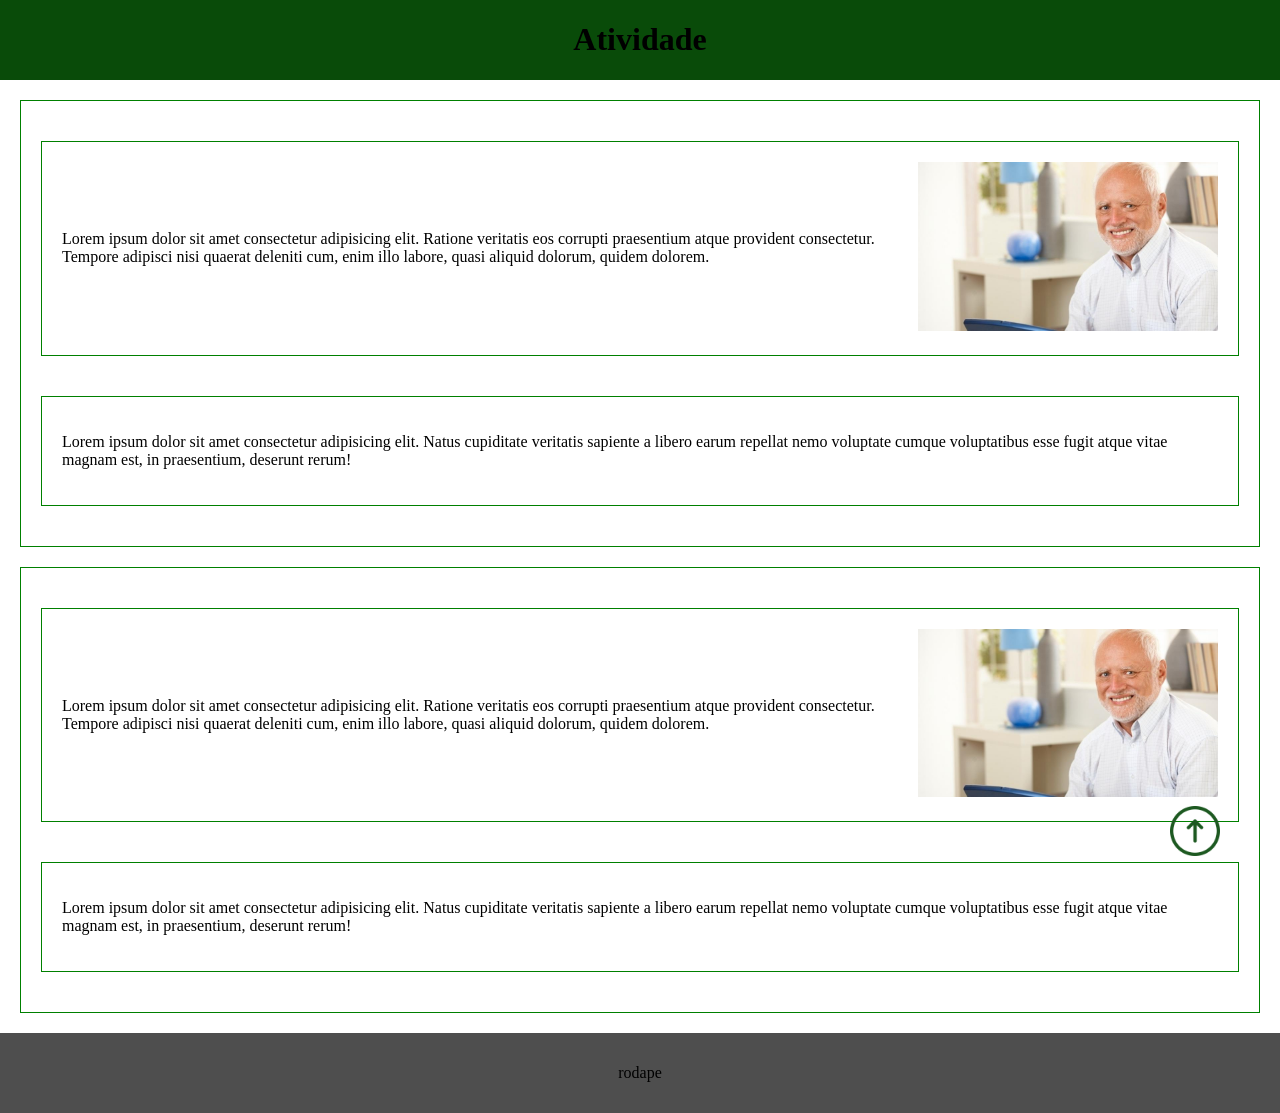
<file: 1-Semestre/Web Design/Aula 7 Att/index.html>
<!DOCTYPE html>
<html lang="pt-br">

<head>
    <meta charset="UTF-8">
    <meta name="viewport" content="width=device-width, initial-scale=1.0">
    <link rel="stylesheet" href="css/estilo.css">
    <title>Aula 7</title>
</head>

<body>
    <header>
        <h1>Atividade</h1>
    </header>
    <main>
        <section>

            <article>
                <p>Lorem ipsum dolor sit amet consectetur adipisicing elit. Ratione veritatis eos corrupti praesentium
                    atque provident consectetur. Tempore adipisci nisi quaerat deleniti cum, enim illo labore, quasi
                    aliquid dolorum, quidem dolorem.</p>
                <div>
                    <img src="img/velho sorrindo.jpg" alt="Idoso Sorrindo" width="300px">
                </div>
            </article>
            <article>
                <p>Lorem ipsum dolor sit amet consectetur adipisicing elit. Natus cupiditate veritatis sapiente a libero
                    earum repellat nemo voluptate cumque voluptatibus esse fugit atque vitae magnam est, in praesentium,
                    deserunt rerum!</p>
            </article>
        </section>
        <section>

            <article>
                <p>Lorem ipsum dolor sit amet consectetur adipisicing elit. Ratione veritatis eos corrupti praesentium
                    atque provident consectetur. Tempore adipisci nisi quaerat deleniti cum, enim illo labore, quasi
                    aliquid dolorum, quidem dolorem.</p>
                <div>
                    <img src="img/velho sorrindo.jpg" alt="Idoso Sorrindo" width="300px">
                </div>
            </article>
            <article>
                <p>Lorem ipsum dolor sit amet consectetur adipisicing elit. Natus cupiditate veritatis sapiente a libero
                    earum repellat nemo voluptate cumque voluptatibus esse fugit atque vitae magnam est, in praesentium,
                    deserunt rerum!</p>
            </article>
        </section>
    </main>
    <footer>
        <p>rodape</p>
    </footer>
    <a href="index.html"><img src="img/pra-cima.png" alt="seta pra cima" width="50px"></a>
</body>

</html>
</file>
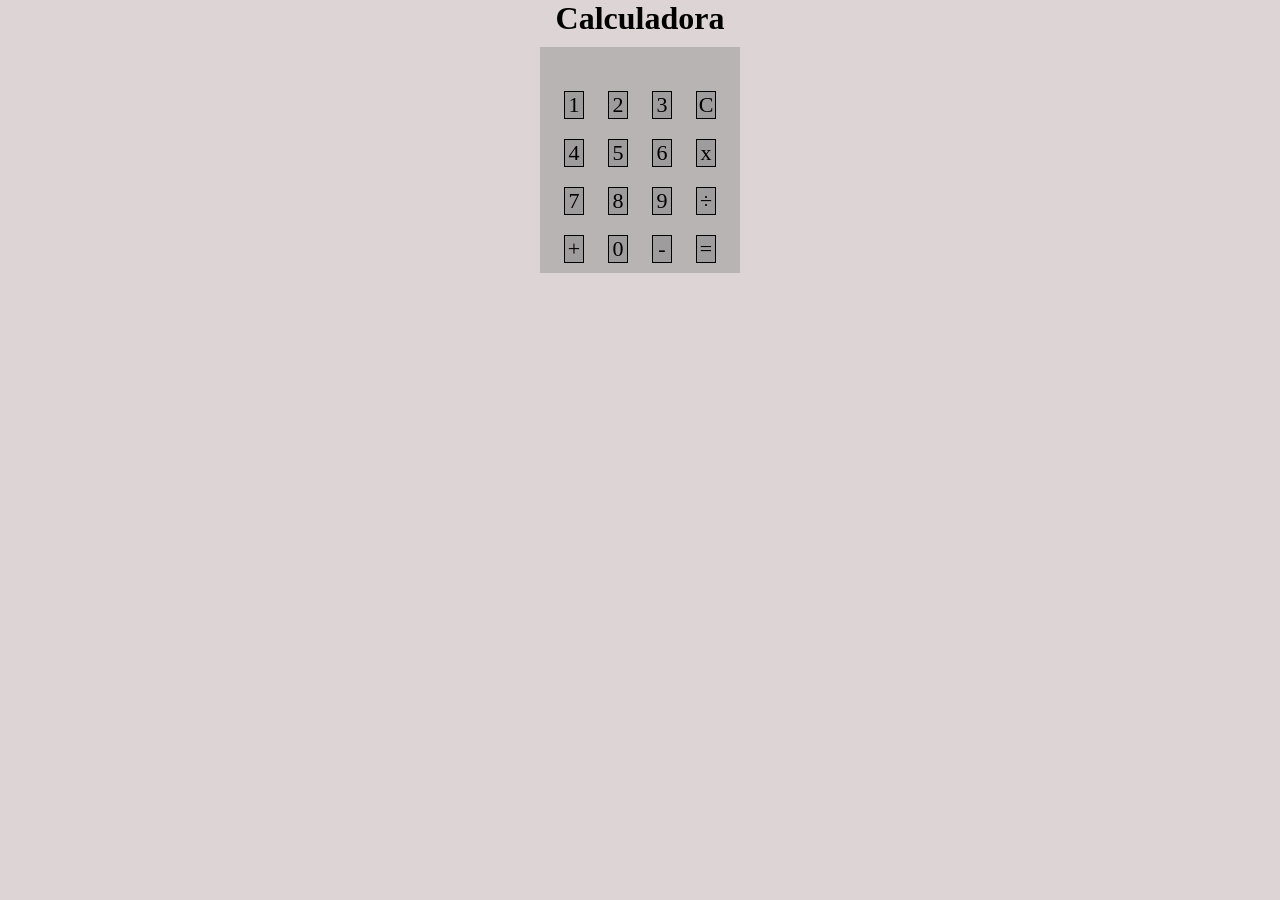
<file: 1-Semestre/Web Design/Calculadora/index.html>
<!DOCTYPE html>
<html lang="pt-br">

<head>
    <meta charset="UTF-8">
    <meta name="viewport" content="width=device-width, initial-scale=1.0">
    <link rel="stylesheet" href="css/estilo.css">
    <link rel="back" href="python/back.py">
    <title>Calculadora</title>
</head>

<body>
    <header>
        <h1>Calculadora</h1>
    </header>
    <main>
        <section id="calc">
            <p id="result"></p>
        <section>
            <p>1</p>
            <p>2</p>
            <p>3</p>
            <p>C</p>
        </section>
        <section>
            <p>4</p>
            <p>5</p>
            <p>6</p>
            <p>x</p>
        </section>
        <section>
            <p>7</p>
            <p>8</p>
            <p>9</p>
            <p>÷</p>
        </section>
        <section>
            <p>+</p>
            <p>0</p>
            <p>-</p>
            <p>=</p>
        </section>
    </section>
    </main>
    <footer></footer>
</body>

</html>
</file>
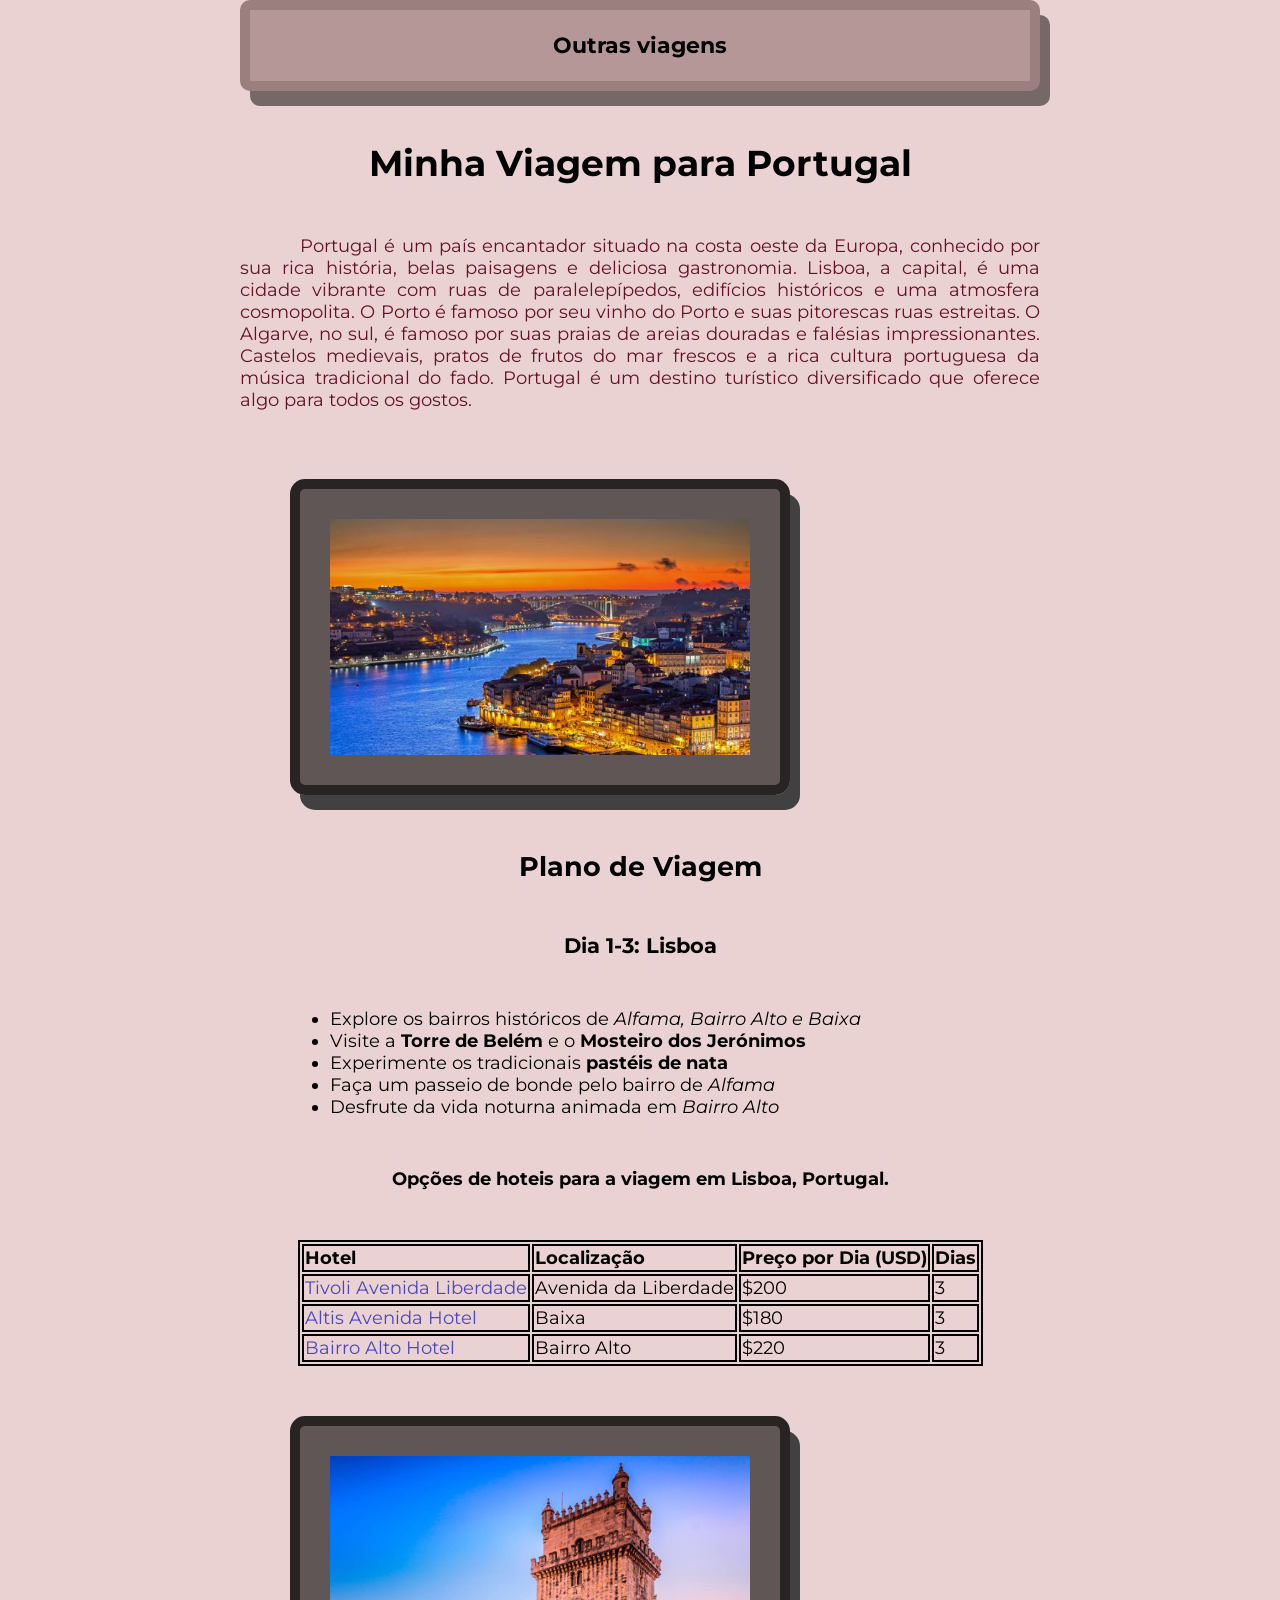
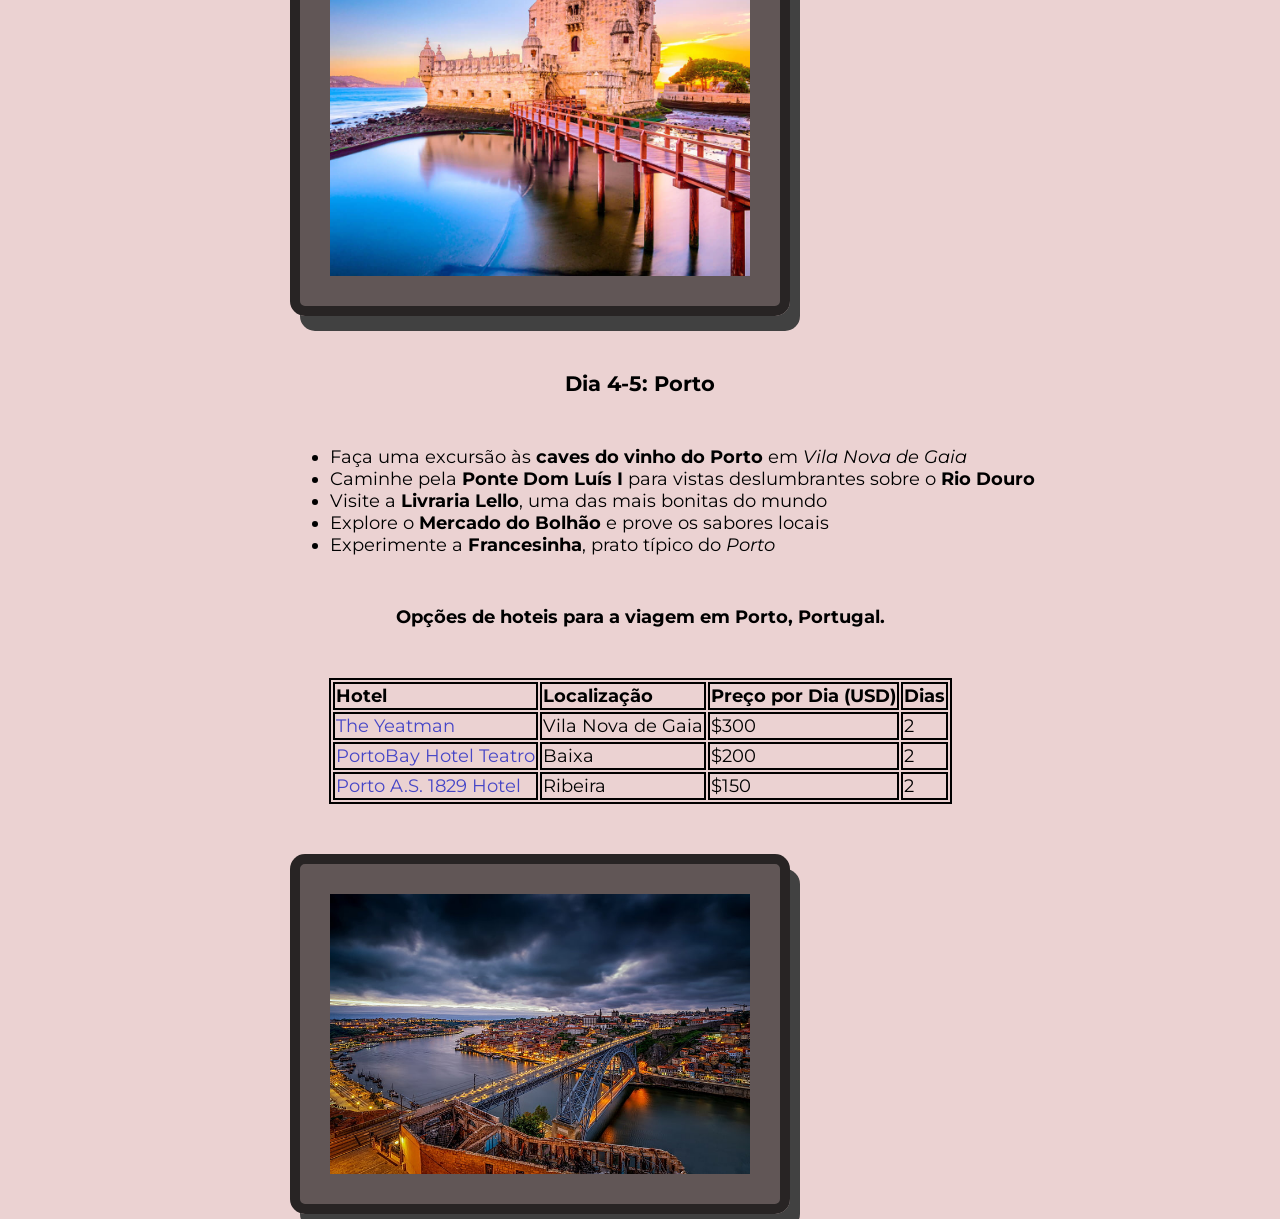
<file: 1-Semestre/Web Design/Pagina web da aula 1-4/index.html>
<!DOCTYPE html>
<html lang="pt-br">

<head>
    <meta charset="UTF-8">
    <meta name="viewport" content="width=device-width, initial-scale=1.0">
    <title>Minha Viagem para Portugal</title>
    <link rel="preconnect" href="https://fonts.googleapis.com">
    <link rel="preconnect" href="https://fonts.gstatic.com" crossorigin>
    <link href="https://fonts.googleapis.com/css2?family=Montserrat:ital,wght@0,100..900;1,100..900&display=swap"
        rel="stylesheet">
    <link rel="stylesheet" href="css/estilo.css">
</head>

<body>
    <header><p><a href="pt2.html" id="outrapg"><strong>Outras viagens</strong></a></p></header>
    <h1>Minha Viagem para Portugal</h1>
    <p id="p1">Portugal é um país encantador situado na costa oeste da Europa, conhecido por sua rica história, belas
        paisagens e deliciosa gastronomia. Lisboa, a capital, é uma cidade vibrante com ruas de paralelepípedos,
        edifícios históricos e uma atmosfera cosmopolita. O Porto é famoso por seu vinho do Porto e suas pitorescas ruas
        estreitas. O Algarve, no sul, é famoso por suas praias de areias douradas e falésias impressionantes. Castelos
        medievais, pratos de frutos do mar frescos e a rica cultura portuguesa da música tradicional do fado. Portugal é
        um destino turístico diversificado que oferece algo para todos os gostos.
    </p>
    <img class="imagem" src="img/portuga top.jpg" width="500" height=""
        alt="Imagem de um rio separando uma cidade, interligada por uma ponte em estrutura metálica com dois tabuleiros e um porto com barcos.">
    <h2>Plano de Viagem</h2> 
    <h3>Dia 1-3: Lisboa</h3>
    <p>
    <ul>
        <li>Explore os bairros históricos de <em>Alfama, Bairro Alto e Baixa</em></li>
        <li>Visite a <strong>Torre de Belém</strong> e o <strong>Mosteiro dos Jerónimos</strong></li>
        <li>Experimente os tradicionais <strong>pastéis de nata</strong></li>
        <li>Faça um <strog> passeio de bonde </strog>pelo bairro de <em>Alfama</em></li>
        <li>Desfrute da vida noturna animada em <em> Bairro Alto</em></li>
    </ul>
    </p> 
    <h4>Opções de hoteis para a viagem em Lisboa, Portugal.</h4>
    <table>
        <tr>
            <th>Hotel</th>
            <th>Localização</th>
            <th>Preço por Dia (USD)</th>
            <th>Dias</th>
        </tr>
        <tr>
            <td><a href="https://www.tivolihotels.com/" target="_blank"> Tivoli Avenida Liberdade</a></td>
            <td>Avenida da Liberdade</td>
            <td>$200</td>
            <td>3</td>
        </tr>
        <tr>
            <td><a href="https://www.altishotels.com/" target="_blank">Altis Avenida Hotel</a></td>
            <td>Baixa</td>
            <td>$180</td>
            <td>3</td>
        </tr>
        <tr>
            <td><a href="https://www.bairroaltohotel.com/pt/" target="_blank">Bairro Alto Hotel</a></td>
            <td>Bairro Alto</td>
            <td>$220</td>
            <td>3</td>
        </tr>
    </table>
    <img class="imagem" src="img/portugal.jpg" width="500" height=""
        alt="Pequena ilha com um robusto Castelo ligada a cidade por uma ponte vermelha.">
    <h3>Dia 4-5: Porto</h3>
    <p>
    <ul>
        <li>Faça uma excursão às <strong>caves do vinho do Porto</strong> em <em> Vila Nova de Gaia</em></li>
        <li>Caminhe pela <strong>Ponte Dom Luís I</strong> para vistas deslumbrantes sobre o<strong> Rio Douro</strong>
        </li>
        <li>Visite a <strong>Livraria Lello</strong>, uma das mais bonitas do mundo</li>
        <li>Explore o <strong>Mercado do Bolhão</strong> e prove os sabores locais</li>
        <li>Experimente a <strong>Francesinha</strong>, prato típico do <em>Porto</em></li>
    </ul>
    </p>
    <h4>Opções de hoteis para a viagem em Porto, Portugal.</h4>
    <table>
        <tr>
            <th>Hotel</th>
            <th>Localização</th>
            <th>Preço por Dia (USD)</th>
            <th>Dias</th>
        </tr>
        <tr>
            <td><a href="https://www.the-yeatman-hotel.com/" target="_blank">The Yeatman</a></td>
            <td>Vila Nova de Gaia</td>
            <td>$300</td>
            <td>2</td>
        </tr>
        <tr>
            <td><a href="https://www.portobay.com/" target="_blank">PortoBay Hotel Teatro</a></td>
            <td>Baixa</td>
            <td>$200</td>
            <td>2</td>
        </tr>
        <tr>
            <td><a href="https://www.artsoulgroup.com/portoas1829hotel/" target="_blank">Porto A.S. 1829 Hotel</a></td>
            <td>Ribeira</td>
            <td>$150</td>
            <td>2</td>
        </tr>
    </table> 
    <img class="imagem" src="img/porto2.jpg" width="500" height=""
        alt="Imagem de um rio separando uma cidade, interligada por uma ponte em estrutura metálica com dois tabuleiros(Ponte Dom Luís I,  Porto) e um porto com barcos">
</body>

</html>
</file>
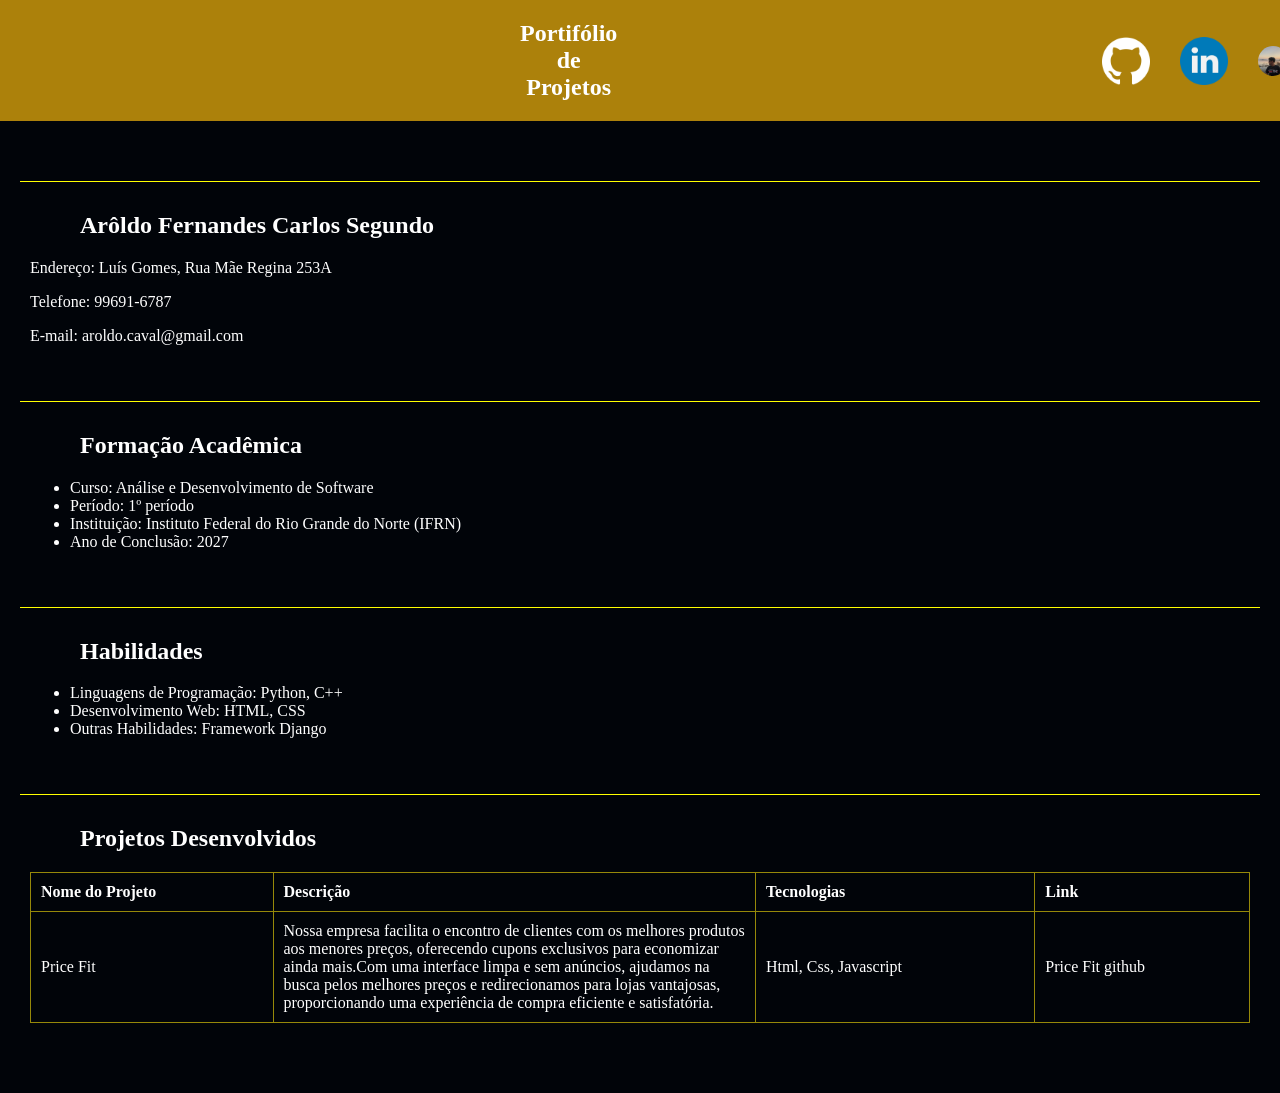
<file: 1-Semestre/Web Design/portifolio/index.html>
<!DOCTYPE html>
<html lang="pt-br">

<head>
    <meta charset="UTF-8">
    <meta name="viewport" content="width=device-width, initial-scale=1.0">
    <title>Portifólio</title>
    <link rel="stylesheet" href="css/estilo.css">
    <link rel="shortcut icon" href="img/compras.png">
</head>

<body>
    <header>
        <nav>
            <a href="index.html"><h1>Portifólio de Projetos</h1></a>

            <a href="https://github.com/AroldoF" target="_blank" class="fotos_header"><img src="img/github.png" alt=""
                    width="48px"></a>
            <a href="https://www.linkedin.com/in/ar%C3%B4ldo-fernandes-1754542a3/" target="_blank"
                class="fotos_header"><img src="img/linkedin.png" alt="" width="48px"></a>
            <a href="perfil.html"><img id="perfil" class="fotos_header" src="img/IMG-20221022-WA0032.jpg" alt="Foto de perfil" width="50px"></a>
        </nav>
    </header>
    <main>
        <section>
            <article>
                <h2>Arôldo Fernandes Carlos Segundo</h2>
                <p>Endereço: Luís Gomes, Rua Mãe Regina 253A</p>
                <p>Telefone: 99691-6787</p>
                <p>E-mail: aroldo.caval@gmail.com</p>
            </article>
            <article>
                <h2>Formação Acadêmica</h2>
                <ul>
                    <li>Curso: Análise e Desenvolvimento de Software</li>
                    <li>Período: 1º período</li>
                    <li>Instituição: Instituto Federal do Rio Grande do Norte (IFRN)</li>
                    <li>Ano de Conclusão: 2027</li>
                </ul>
            </article>
            <article>
                <h2>Habilidades</h2>
                <ul>
                    <li>Linguagens de Programação: Python, C++</li>
                    <li>Desenvolvimento Web: HTML, CSS</li>
                    <li>Outras Habilidades: Framework Django</li>
                </ul>
            </article>
            <article>
                <h2>Projetos Desenvolvidos</h2>
                <table>
                    <tr>
                        <th>Nome do Projeto</th>
                        <th>Descrição</th>
                        <th>Tecnologias</th>
                        <th>Link</th>
                    </tr>
                    <tr>
                        <td>Price Fit</td>
                        <td>Nossa empresa facilita o encontro de clientes com os melhores produtos aos menores preços,
                            oferecendo cupons exclusivos para economizar ainda mais.Com uma interface limpa e sem
                            anúncios, ajudamos na busca pelos melhores preços e redirecionamos para lojas vantajosas,
                            proporcionando uma experiência de compra eficiente e satisfatória.</td>
                        <td>Html, Css, Javascript</td>
                        <td><a href="">Price Fit github</a></td>
                    </tr>
                </table>
            </article>
        </section>
    </main>
    <footer>

    </footer>
</body>

</html>
</file>
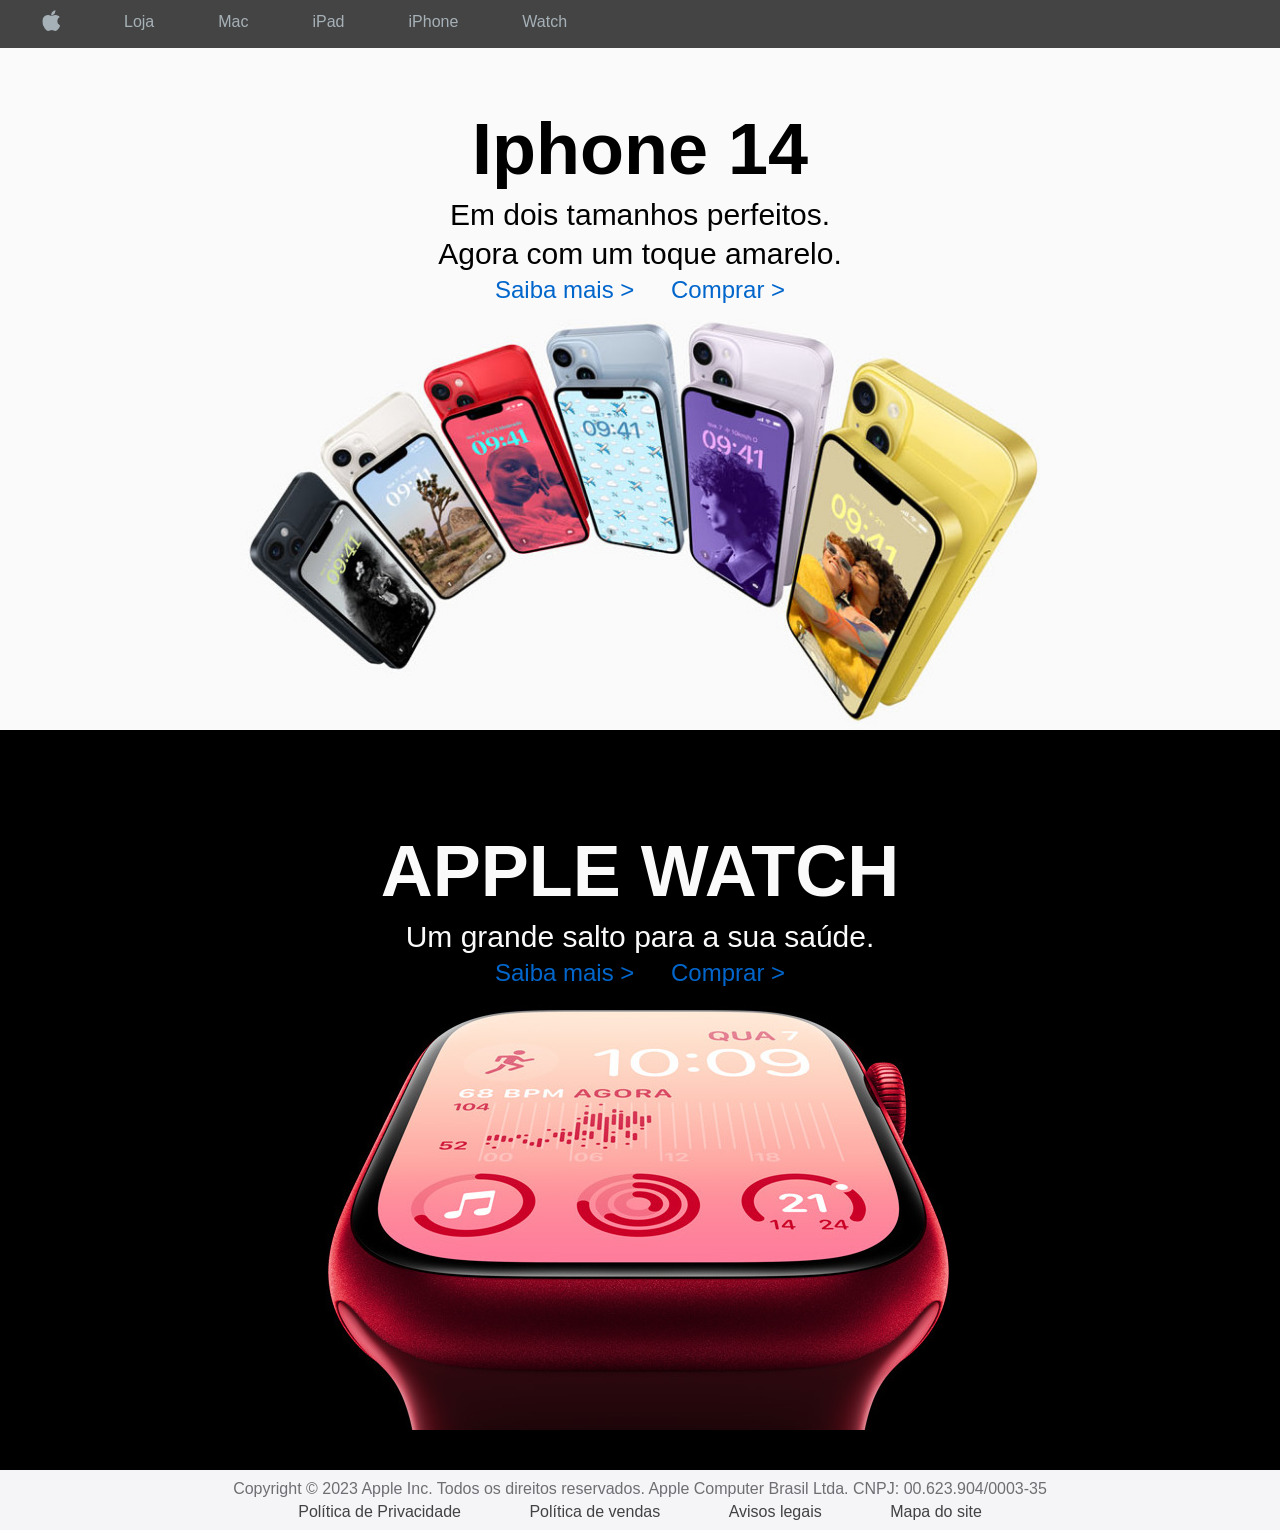
<file: 1-Semestre/Web Design/Desafio Apple/Resolução/index.html>
<html lang="pt-br">

<head>
    <meta charset="UTF-8">
    <meta name="viewport" content="width=device-width, initial-scale=1.0">
    <title>Apple - Iphone 14</title>
    <link rel="stylesheet" href="css/estilo.css">
</head>

<body>
    <header>
        <nav>
            <img src="img/apple.png" width="18px" alt="" id="apple">
            <a href="" class="cabeçario">Loja</a> 
            <a href="" class="cabeçario">Mac</a>
            <a href="" class="cabeçario">iPad</a> 
            <a href="" class="cabeçario">iPhone</a> 
            <a href="" class="cabeçario">Watch</a>
        </nav>
    </header>
    <main>
        <section id="redon">
        <h1>Iphone 14</h1>
        <p>Em dois tamanhos perfeitos.</p>
        <p>Agora com um toque amarelo.</p>

        <div class="vivali">
        <a class="linkp" href="">Saiba mais > </a><a class="linkp" href="">Comprar ></a>
        </div>

        <img src="img/smartphone.jpg" width="800px" alt="">
        </section>

        <section class="fundo">
        <h2 class="letras">APPLE WATCH</h2>
        <p class="letras">Um grande salto para a sua saúde.</p>
    
        <div class="vivali">
        <a class="linkp" href="">Saiba mais > </a><a class="linkp" href="">Comprar ></a>
        </div>

        <div id="love">
        <img src="img/smartwatch.jpg" width="628px" alt="">
        </div>

        </section>
    </main>
    <footer>
        <section id="ll">
        <p id="pp">Copyright © 2023 Apple Inc. Todos os direitos reservados. Apple Computer Brasil Ltda. CNPJ:
            00.623.904/0003-35
        </p>
        <div>
        <a class="roda" href="">Política de Privacidade</a>
        <a class="roda" href="">Política de vendas</a>
        <a class="roda" href="">Avisos legais</a>
        <a class="roda" href="">Mapa do site</a>
        </div>
        </section>
    </footer>
</body>

</html>
</file>
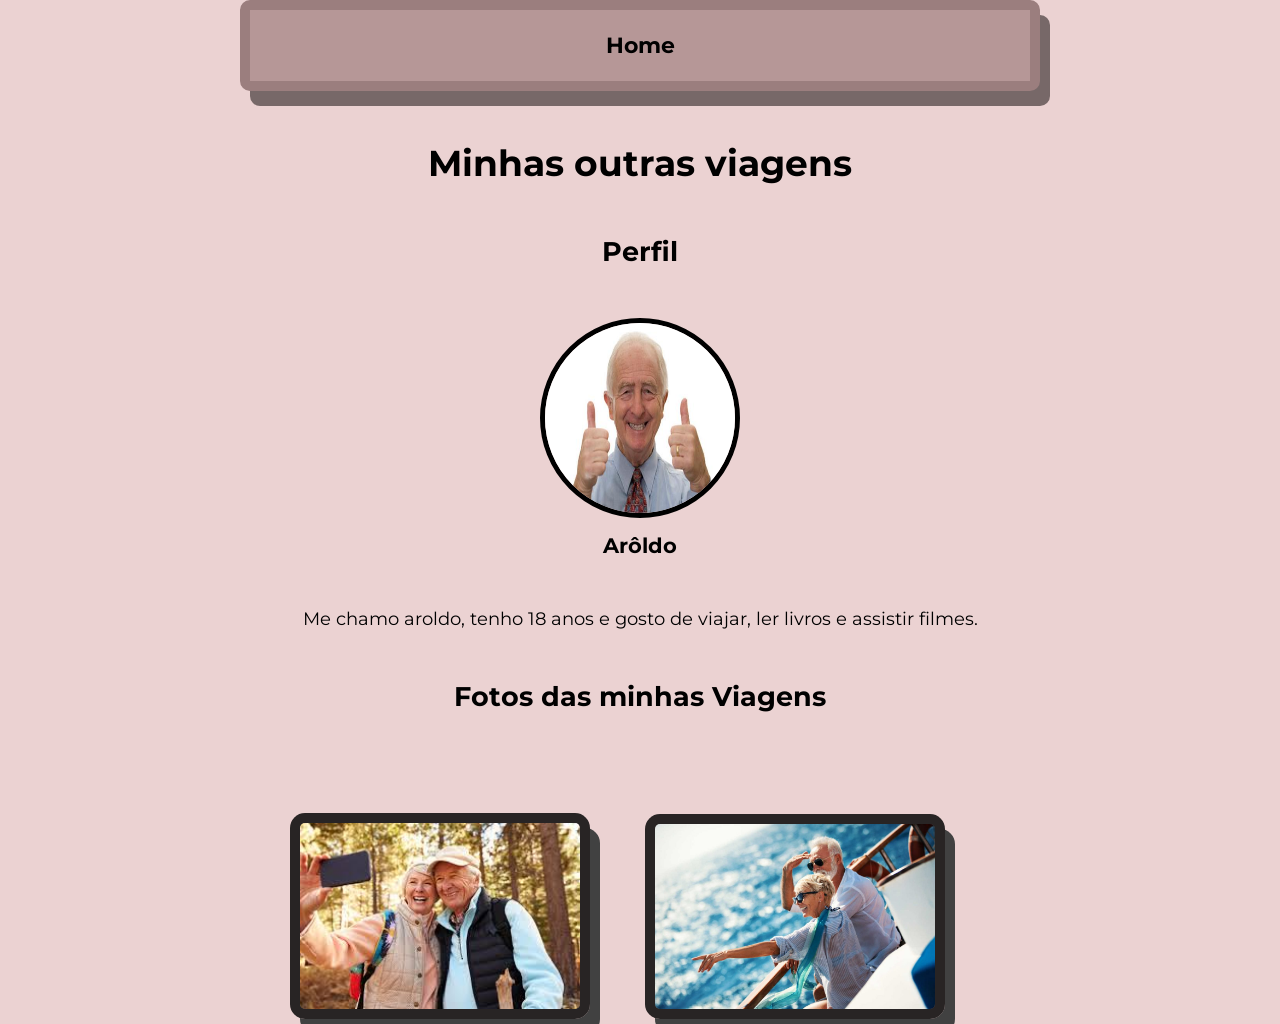
<file: 1-Semestre/Web Design/Pagina web da aula 1-4/pt2.html>
<!DOCTYPE html>
<html lang="pt-br">
<head>
    <meta charset="UTF-8">
    <meta http-equiv="X-UA-Compatible" content="IE=edge">
    <meta name="viewport" content="width=device-width, initial-scale=1.0">
    <title>viagem dos sonhos</title>
    <link rel="preconnect" href="https://fonts.googleapis.com">
    <link rel="preconnect" href="https://fonts.gstatic.com" crossorigin>
    <link href="https://fonts.googleapis.com/css2?family=Montserrat:ital,wght@0,100..900;1,100..900&display=swap"
        rel="stylesheet">
    <link rel="stylesheet" href="css/pag2.css">
</head>
<body>
    <header><p><a href="index.html"><strong>Home</strong></a></p></header>
    <h1>Minhas outras viagens</h1>
    <h2>Perfil</h2>
    <div>
    <img id="velho" src="img/top5.jpg" width="200px" height="200px" alt="Velhinho dando joinha">
    </div>
    <h3 id="nome">Arôldo</h3>
    <p>Me chamo aroldo, tenho 18 anos e gosto de viajar, ler livros e assistir filmes.</p>
    <h2>Fotos das minhas Viagens</h2>
    <img src="img/download.jfif" width="300px" alt="">
    <img src="img/idosos-viagem-mar-1-1024x677.jpg" width="300px" alt="">
</body>
</html>
</file>
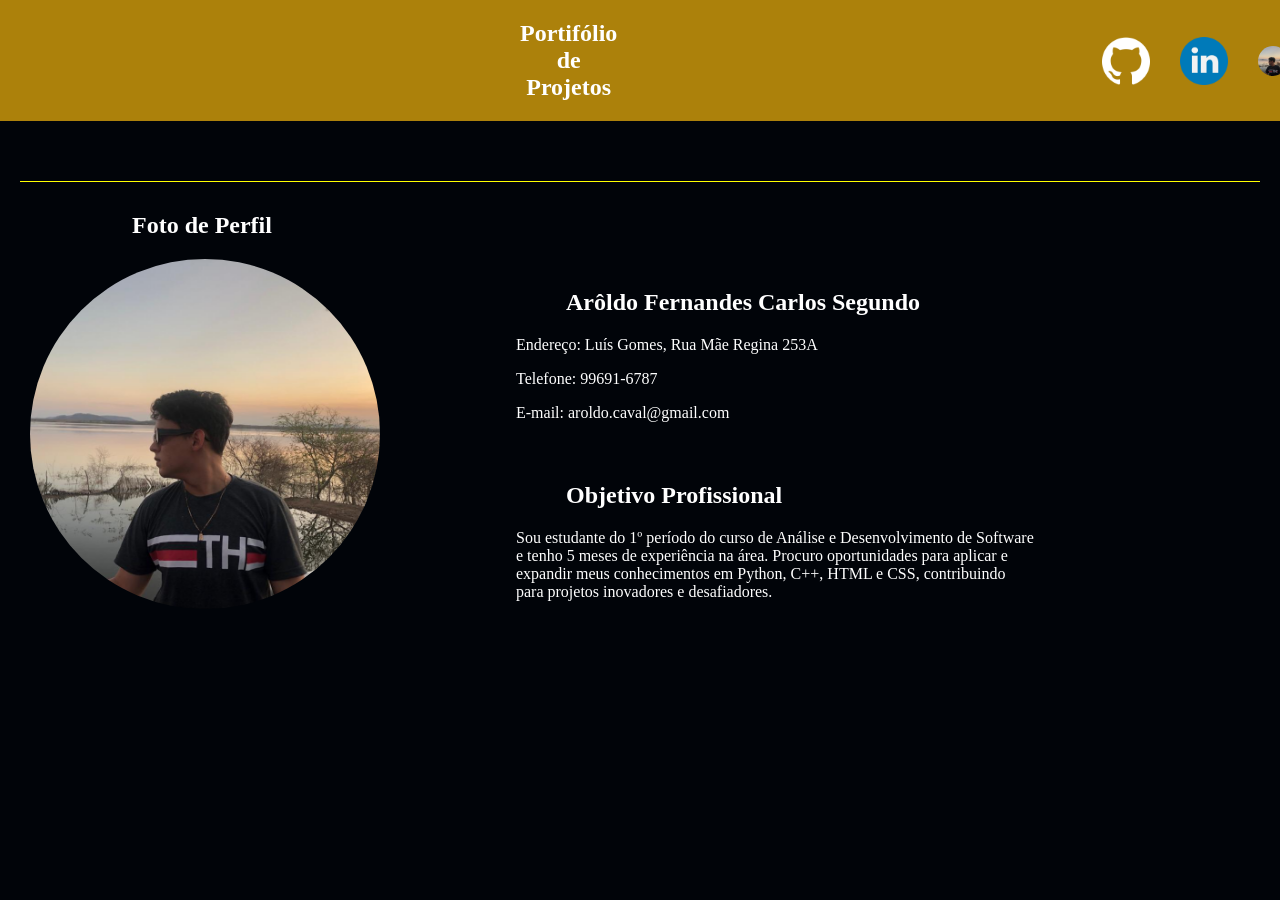
<file: 1-Semestre/Web Design/portifolio/perfil.html>
<!DOCTYPE html>
<html lang="pt-br">
<head>
    <meta charset="UTF-8">
    <meta name="viewport" content="width=device-width, initial-scale=1.0">
    <link rel="stylesheet" href="css/estilo.css">
    <link rel="shortcut icon" href="img/compras.png">
    <title>Portifólio - Perfil</title>
</head>
<body>
    <header>
        <nav>
            <a href="index.html"><h1>Portifólio de Projetos</h1></a>

            <a href="https://github.com/AroldoF" target="_blank" class="fotos_header"><img src="img/github.png" alt=""
                    width="48px"></a>
            <a href="https://www.linkedin.com/in/ar%C3%B4ldo-fernandes-1754542a3/" target="_blank"
                class="fotos_header"><img src="img/linkedin.png" alt="" width="48px"></a>
            <a href="perfil.html"><img id="perfil" class="fotos_header" src="img/IMG-20221022-WA0032.jpg" alt="Foto de perfil" width="50px"></a>
        </nav>
    </header>
    <main>
        <section>
            <article id="article_dopara">
                <h2 id="titulo">Foto de Perfil</h2>
                <img id="foto_perfil" src="img/IMG-20221022-WA0032.jpg" alt="Foto de perfil" width="200px">
            </article>
            <article class="paragrafo">
                
                
                <h2>Arôldo Fernandes Carlos Segundo</h2>
                <p>Endereço: Luís Gomes, Rua Mãe Regina 253A</p>
                <p>Telefone: 99691-6787</p>
                <p>E-mail: aroldo.caval@gmail.com</p>
            </article>
            <article class="paragrafo">
                <h2>Objetivo Profissional</h2>
                <p>Sou estudante do 1º período do curso de Análise e Desenvolvimento de Software e tenho 5 meses de
                    experiência na área. Procuro oportunidades para aplicar e expandir meus conhecimentos em Python,
                    C++,
                    HTML e CSS, contribuindo para projetos inovadores e desafiadores.
                </p>
            </article>
        </section>
    </main>
</body>
</html>
</file>
<file: 1-Semestre/Web Design/Aula 7 Att/css/estilo.css>
body {
    margin: 0;
}

header {
    display: flex;
    justify-content: center;
    background-color: rgb(9, 75, 9);
    margin: 0;
}

section {
    margin: 20px;
    padding: 20px;
    border: solid 1px green;
    display: flex;
    flex-direction: column;
}

article {
    margin: 20px 0;
    padding: 20px;
    border: solid 1px green;
    display: flex;
    justify-content: space-between;
    align-items: center;
}

footer {
    margin: 0px;
    padding: 20px;
    background-color: rgb(78, 78, 78);
    position: relative;
    bottom: 0;
    height: 2.5rem;
    display: flex;
    justify-content: center;
    align-items: center;
}
a{
    position: fixed;
    right: 60px;
    bottom: 40px;
}
</file>
<file: 1-Semestre/Web Design/Calculadora/css/estilo.css>
*{
    box-sizing: border-box;
    text-align: center;
}
h1,body{
    margin: 0;
    background-color: rgb(221, 213, 213);
}
header{
    background-color: wheat;
    margin: 0 0 10px 0;
}
p{
    display: inline-block;
    background-color: rgb(158, 156, 156);
    margin: 10px 10px;
    width: 20px;
    padding: 0;
    font-size: 22px;
    border: solid 1px;
}
p:hover{
    color: rgb(226, 216, 216);
    cursor: pointer;
}
main{
    width: 200px;
    margin: auto;
    background-color: rgb(221, 213, 213);
}
#calc{
    background-color: rgb(184, 180, 180);
}
#result{
    border: 0;
    background-color: rgb(241, 237, 237);
    margin: 15px 0;
}
</file>
<file: 1-Semestre/Web Design/Pagina web da aula 1-4/css/estilo.css>
*{
    box-sizing: border-box;
}
body {
    background-color: rgb(235, 210, 210);
    text-align: left;
    font-size: 1.125rem;
    font-family: "Montserrat", sans-serif;
    width: 800px;
    margin: 0 auto;
}
#outrapg{
    color: black;
}
header{
    background-color: rgb(182, 151, 151);
    font-size: 22px;
    border: solid 10px rgb(155, 126, 126);
    box-shadow: 10px 15px rgb(119, 104, 104);
    margin: 0;
    padding: 0;
    display: flex;
    justify-content:center;
    align-items: center;
    border-radius: 10px;
    overflow: auto;
}
h1, h2, h3, h4
{
    text-align: center;
    margin: 50px auto;
}
#p1 {
    text-indent: 60px;
    color: #641029;
    text-align: justify;
}

a {
    text-decoration: none;
    color: rgb(70, 70, 199);
}

table, th, td
{
    border: 2px solid black;
    margin: 0 auto;
    color: black;
}

li {
    border:10px;
    margin: 0 0 0 50px;
    padding: auto;
    color: black;
}
img{
    margin: 50px 0 0 50px;
    box-shadow: 10px 15px rgb(65, 65, 65);
    border: 10px solid rgba(0, 0, 0, 0.589);
    border-radius: 15px;
    padding: 30px;
    background-color: rgba(0, 0, 0, 0.589);
}
</file>
<file: 1-Semestre/Web Design/portifolio/css/estilo.css>
*{
    color: white;
}
.fotos_header{
    margin: 0px 15px 0px 15px;
}
img{
    display: block;
}
h1{
    margin: 0 470px 0 500px;
    display: block;
}
a{
    text-decoration: none;
}
h2{
    text-indent: 50px
}
p{
    width: 70%;  
}
#titulo{
    margin: 20px 0 20px 52px;
}
#article_dopara{
    margin: 30px 0 0 0;
}
body{
    margin: 0;
    background-color: #010409;  
}
header{
    text-align: center;
    background-color: rgb(172, 129, 11);
    margin: 0;
    padding: 10px;
}
nav{
    background-color: rgb(172, 129, 11);
    align-items: center;
    display: flex;
    margin: 0;
    padding: 10px;
}
#perfil{
    display: block;
    width: 100%;
    max-width: 50px;
    border-radius: 50%;
    aspect-ratio: 1/1;
    object-fit: cover;
}
section{
    margin: 10px 0;
    padding: 20px;
}
main{
    /*width: 800px;
    margin: auto;
    border: solid white 5px;*/
}
table{
    width: 100%;
    margin: 0;
    border-spacing: 0;
    border-collapse: collapse;
}
th,td{
    border: solid rgb(150, 136, 9) 1px;
    margin: 0;
    padding: 10px;
    text-align: left;
    max-width: 250px;
}
article{
    margin: 30px 0;
    padding: 10px;
    border-top: solid yellow 1px;
}
#foto_perfil{
    display: block;
    width: 100%;
    max-width: 350px;
    border-radius: 50%;
    aspect-ratio: 1/1;
    object-fit: cover;
    float: left;
}
.paragrafo{
    display: block;
    border: none;
    margin: 0 0 60px 40%;
    padding: 0;
}
</file>
<file: 1-Semestre/Web Design/Desafio Apple/Resolução/css/estilo.css>
* {
    box-sizing: border-box;
    font-family: "Arial", "sans-serif";
}

body {
    background-color: #FAFAFA;
    margin: 0 0;
}

#redon {
    width: 800px;
    margin: 0 auto;
}

header {
    background-color: #444445;
    padding: 0;
    height: 48px;
    margin: 0%;
    padding: 0;
}
.letras{
    color: #fafafa;
}
nav {
    margin: 0;
    padding: 10px;
    display: flex;
    align-items: center;
}
.cabeçario {
    padding: 3px 0 0 0;
    margin: 0 2rem 0 2rem;
    color: #A6B1B7; 
}
.cabeçario:hover{
    color: white;
}
#apple {
    display: block;
    padding: 0;
    margin: 0 2rem 0 2rem;
    color: #A6B1B7; 
}

h1, h2{
    text-align: center;
    margin: 3.75rem 0 0.5rem 0;
    font-size: 4.5rem;
}
#love{
    text-align: center;
    background-color: black;
}
.fundo{
    background-color: black;
    padding: 40px 0;
    margin: 0;
}
a {
    
    display:inline;
    text-decoration: none;
    margin: 0.3125rem 0 0.3125rem 0;
    color: #0066CC;
}
.vivali{
    text-align: center;
}

.linkp{
    text-align: center;
    margin: 0.3125rem 0.9375rem 0.3125rem 0.9375rem;
    font-size: 1.5rem;
}
 p {
    text-align: center;
    margin: 0.3125rem 0 0.3125rem 0;
    font-size: 1.875rem;
}
footer{
    background-color: #F5F5F7;
    margin: 0;
    height: 60px;
    text-align: center;
    justify-items: center;
}
#pp{
    font-size: 1rem;
    margin: 0;
    color: #6E6E73;
    padding-bottom: 5px;
}
.roda{
    margin: 0 32px;
    color: #424245;
    padding: 0;
}
#ll{
    justify-items: center;
    align-items: center;
    margin: 0 auto;
    width: 890px;
    padding-top: 10px;
}
</file>
<file: 1-Semestre/Web Design/Pagina web da aula 1-4/css/pag2.css>
*{
    box-sizing: border-box;
}
body {
    background-color: rgb(235, 210, 210);
    text-align: left;
    font-size: 1.125rem;
    font-family: "Montserrat", sans-serif;
    width: 800px;
    margin: 0 auto;
}
header{
    background-color: rgb(182, 151, 151);
    font-size: 22px;
    border: solid 10px rgb(155, 126, 126);
    box-shadow: 10px 15px rgb(119, 104, 104);
    margin: 0;
    padding: 0;
    display: flex;
    justify-content:center;
    align-items: center;
    border-radius: 10px;
    overflow: auto;
    }
h1, h2,h3{
    text-align: center;
    margin: 50px auto;
}
#nome{
    text-align: center;
    margin: 10px 0 50px 0;
}
#velho{
    margin: 0 300px;
    border-radius: 500px;
    border: solid 5px #000;
    padding: 0;
    box-shadow: 0 0;
}
img{
    margin: 50px 0 0 50px;
    box-shadow: 10px 15px rgb(65, 65, 65);
    border: 10px solid rgba(0, 0, 0, 0.589);
    border-radius: 15px;
    padding: 0px;
    background-color: rgba(0, 0, 0, 0.589);
}
a {
    text-decoration: none;
    color: rgb(0, 0, 0);
}
p{
    text-align: center;
}
</file>
